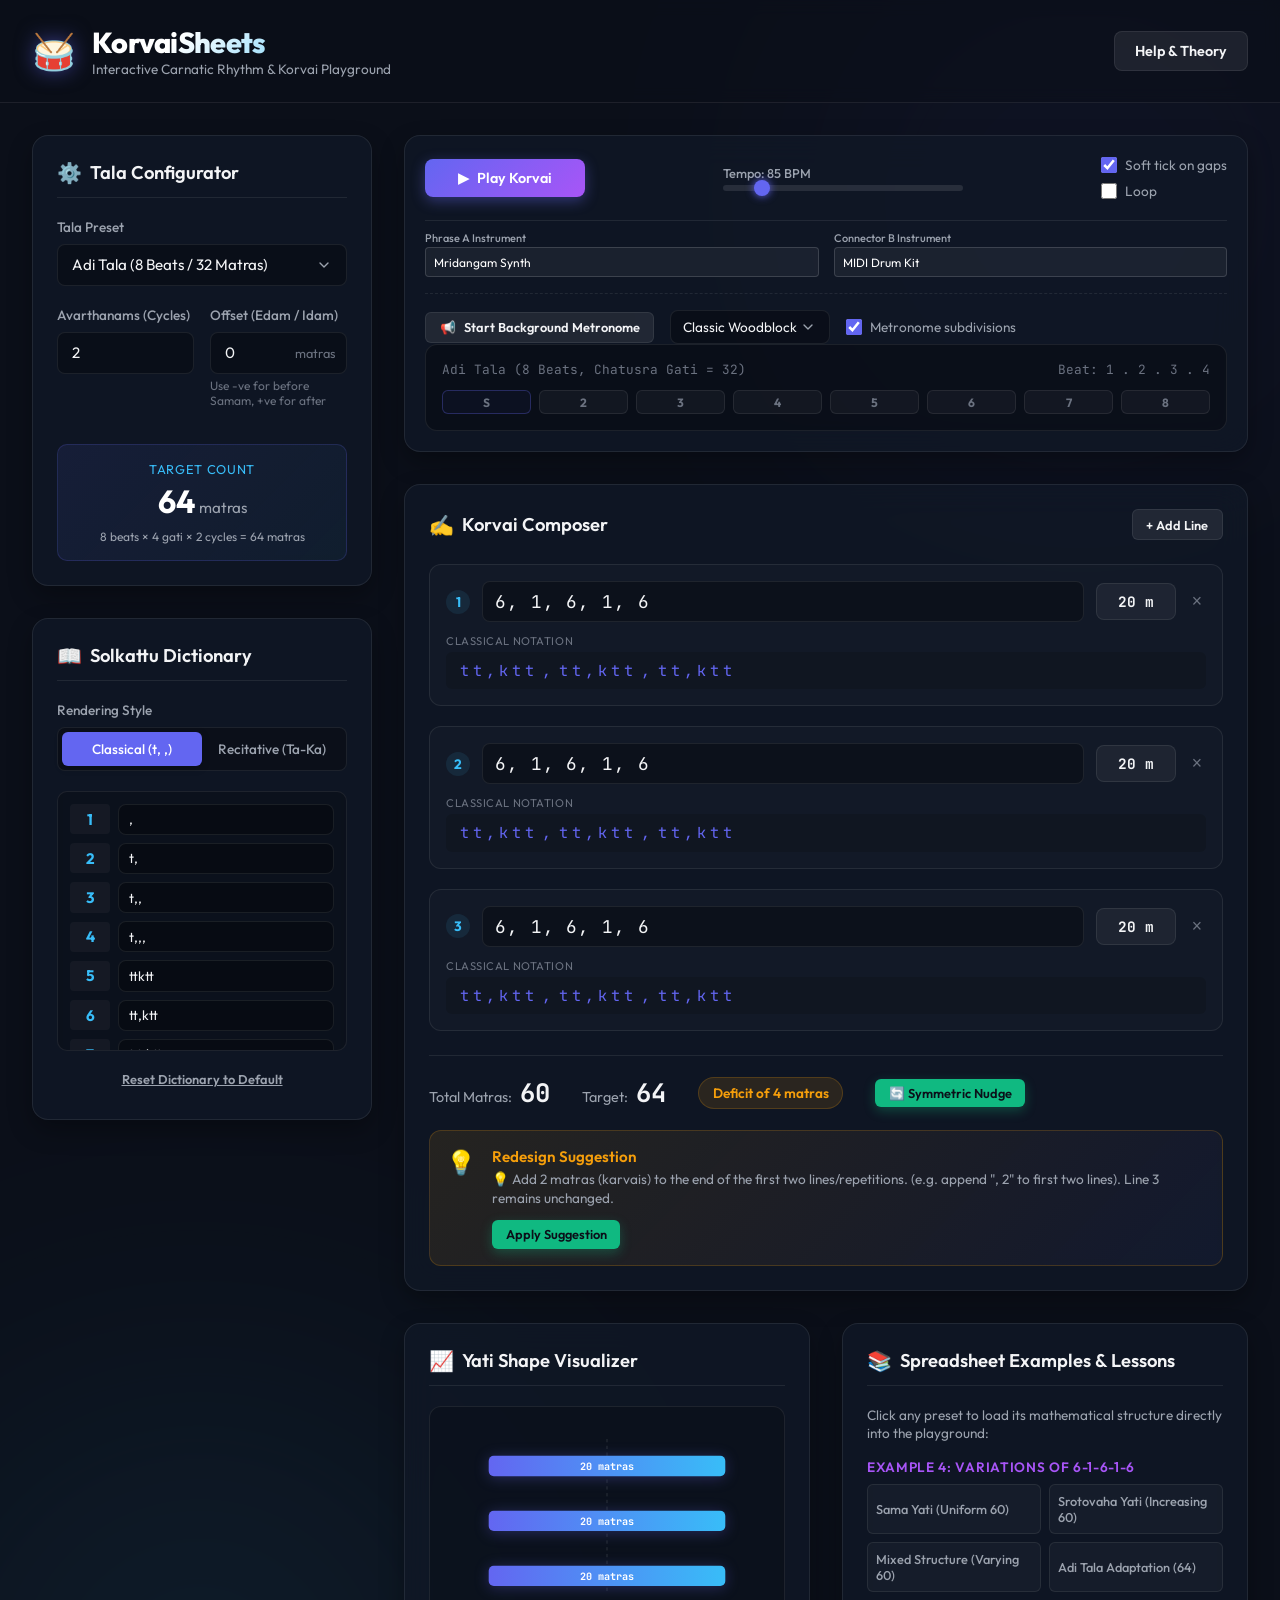
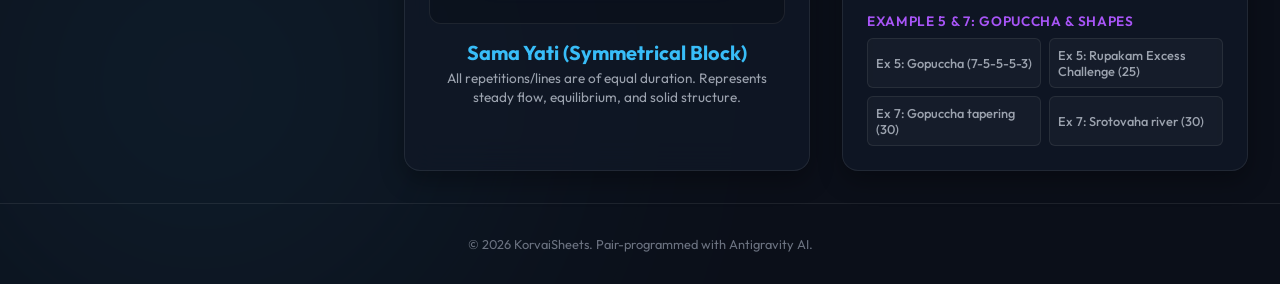
<file: index.html>
<!DOCTYPE html>
<html lang="en">
<head>
  <meta charset="UTF-8">
  <meta name="viewport" content="width=device-width, initial-scale=1.0">
  <title>KorvaiSheets — Interactive Carnatic Rhythm & Korvai Generator</title>
  <meta name="description" content="A powerful, visual, and student-friendly tool to calculate, design, and play Carnatic Korvais, Moras, and Yati patterns.">
  <link rel="preconnect" href="https://fonts.googleapis.com">
  <link rel="preconnect" href="https://fonts.gstatic.com" crossorigin>
  <link href="https://fonts.googleapis.com/css2?family=Outfit:wght@300;400;500;600;700;800&family=JetBrains+Mono:wght@400;500;700&display=swap" rel="stylesheet">
  <link rel="stylesheet" href="style.css">
</head>
<body>
  <div class="glow-container">
    <div class="glow-sphere glow-1"></div>
    <div class="glow-sphere glow-2"></div>
  </div>

  <header class="app-header">
    <div class="header-logo">
      <span class="logo-icon">🥁</span>
      <div class="logo-text">
        <h1>KorvaiSheets</h1>
        <p>Interactive Carnatic Rhythm & Korvai Playground</p>
      </div>
    </div>
    <div class="header-actions">
      <button id="help-btn" class="btn btn-secondary">Help & Theory</button>
    </div>
  </header>

  <main class="app-layout">
    <!-- LEFT SIDEBAR: Configuration & Dictionaries -->
    <section class="layout-sidebar">
      <!-- TALA CONFIGURATOR CARD -->
      <div class="card glass-card">
        <h2 class="card-title"><span class="card-icon">⚙️</span> Tala Configurator</h2>
        
        <div class="form-group">
          <label for="tala-select">Tala Preset</label>
          <select id="tala-select" class="form-control">
            <option value="adi">Adi Tala (8 Beats / 32 Matras)</option>
            <option value="rupakam">Rupakam Tala (3 Beats / 12 Matras)</option>
            <option value="khandachapu">Khanda Chapu (5 Matras)</option>
            <option value="misrachapu">Misra Chapu (7 Matras)</option>
            <option value="custom">Custom Tala...</option>
          </select>
        </div>

        <div id="custom-tala-fields" class="custom-fields hidden">
          <div class="form-row">
            <div class="form-group col">
              <label for="custom-beats">Beats (Aksharas)</label>
              <input type="number" id="custom-beats" class="form-control" min="1" max="32" value="8">
            </div>
            <div class="form-group col">
              <label for="custom-gati">Gati (Subdivisions)</label>
              <select id="custom-gati" class="form-control">
                <option value="3">Tisra (3)</option>
                <option value="4" selected>Chatusra (4)</option>
                <option value="5">Khanda (5)</option>
                <option value="7">Misra (7)</option>
                <option value="9">Sankeerna (9)</option>
              </select>
            </div>
          </div>
        </div>

        <div class="form-row">
          <div class="form-group col">
            <label for="target-cycles">Avarthanams (Cycles)</label>
            <input type="number" id="target-cycles" class="form-control" min="0.25" max="10" step="0.25" value="2">
          </div>
          <div class="form-group col">
            <label for="target-offset">Offset (Edam / Idam)</label>
            <div class="input-offset-group">
              <input type="number" id="target-offset" class="form-control" value="0">
              <span class="offset-label">matras</span>
            </div>
            <span class="field-help">Use -ve for before Samam, +ve for after</span>
          </div>
        </div>

        <div class="target-summary">
          <div class="summary-label">Target Count</div>
          <div class="summary-value"><span id="target-matras-display">64</span> <span class="unit">matras</span></div>
          <div class="summary-formula" id="target-formula-display">8 beats &times; 4 gati &times; 2 cycles = 64 matras</div>
        </div>
      </div>

      <!-- SYLLABLE DICTIONARY CARD -->
      <div class="card glass-card">
        <h2 class="card-title"><span class="card-icon">📖</span> Solkattu Dictionary</h2>
        
        <div class="form-group">
          <label>Rendering Style</label>
          <div class="toggle-group">
            <button id="style-notation-btn" class="toggle-btn active" data-style="notation">Classical (t, ,)</button>
            <button id="style-syllable-btn" class="toggle-btn" data-style="syllabic">Recitative (Ta-Ka)</button>
          </div>
        </div>

        <div class="dictionary-list" id="dict-mappings-container">
          <!-- Populated by JS -->
        </div>

        <button id="reset-dict-btn" class="btn btn-tertiary">Reset Dictionary to Default</button>
      </div>
    </section>

    <!-- RIGHT CONTENT: Editor, Visualization, Player -->
    <section class="layout-main">
      <!-- PLAYER CONTROLS CARD -->
      <div class="card glass-card player-card">
        <div class="player-top">
          <button id="play-btn" class="btn btn-primary btn-play">
            <span class="play-icon">▶</span> Play Korvai
          </button>
          <div class="tempo-control">
            <label for="bpm-slider">Tempo: <span id="bpm-val">85</span> BPM</label>
            <input type="range" id="bpm-slider" min="60" max="240" value="85" class="range-slider">
          </div>
          <div class="audio-settings">
            <div class="checkbox-group">
              <input type="checkbox" id="play-gaps-tick" checked>
              <label for="play-gaps-tick">Soft tick on gaps</label>
            </div>
            <div class="checkbox-group">
              <input type="checkbox" id="loop-korvai">
              <label for="loop-korvai">Loop</label>
            </div>
          </div>
        </div>
        
        <div class="instrument-settings" style="display: flex; gap: 15px; margin-top: 12px; padding-top: 10px; border-top: 1px solid rgba(255,255,255,0.08);">
          <div class="form-group" style="flex: 1; margin-bottom: 0;">
            <label for="inst-a-select" style="font-size: 11px; margin-bottom: 2px; color: var(--text-secondary);">Phrase A Instrument</label>
            <select id="inst-a-select" class="form-control form-control-sm" style="font-size: 12px; height: 30px; padding: 4px 8px; color: #fff; background: rgba(255,255,255,0.05); border: 1px solid rgba(255,255,255,0.15); border-radius: 4px; width: 100%;">
              <option value="mridangam" style="background: #222;" selected>Mridangam Synth</option>
              <option value="drumkit" style="background: #222;">MIDI Drum Kit</option>
            </select>
          </div>
          <div class="form-group" style="flex: 1; margin-bottom: 0;">
            <label for="inst-b-select" style="font-size: 11px; margin-bottom: 2px; color: var(--text-secondary);">Connector B Instrument</label>
            <select id="inst-b-select" class="form-control form-control-sm" style="font-size: 12px; height: 30px; padding: 4px 8px; color: #fff; background: rgba(255,255,255,0.05); border: 1px solid rgba(255,255,255,0.15); border-radius: 4px; width: 100%;">
              <option value="mridangam" style="background: #222;">Mridangam Synth</option>
              <option value="drumkit" style="background: #222;" selected>MIDI Drum Kit</option>
            </select>
          </div>
        </div>

        <!-- STANDALONE BACKGROUND METRONOME -->
        <div class="standalone-metronome">
          <div class="metronome-controls">
            <button id="metronome-toggle-btn" class="btn btn-secondary btn-sm">
              <span id="metronome-toggle-icon">📢</span> Start Background Metronome
            </button>
            <div class="control-group">
              <select id="metronome-sound-select" class="form-control form-control-sm">
                <option value="woodblock">Classic Woodblock</option>
                <option value="bell">High Bell</option>
                <option value="mridangam">Mridangam Clicks</option>
                <option value="beep">Electronic Beep</option>
              </select>
            </div>
            <div class="checkbox-group">
              <input type="checkbox" id="metronome-subdivisions" checked>
              <label for="metronome-subdivisions">Metronome subdivisions</label>
            </div>
          </div>
        </div>


        <!-- VISUAL METRONOME -->
        <div class="metronome-visualizer">
          <div class="metronome-header">
            <span id="tala-name-display">Adi Tala (Chatusra Gati)</span>
            <span id="metronome-counter">Beat: 1 . 2 . 3 . 4</span>
          </div>
          <div class="metronome-track" id="metronome-track">
            <!-- Beat nodes will be created here dynamically -->
          </div>
        </div>
      </div>

      <!-- KORVAI EDITOR CARD -->
      <div class="card glass-card editor-card">
        <div class="editor-header">
          <h2 class="card-title"><span class="card-icon">✍️</span> Korvai Composer</h2>
          <button id="add-line-btn" class="btn btn-secondary btn-sm">+ Add Line</button>
        </div>

        <div class="editor-lines" id="editor-lines-container">
          <!-- Dynamic lines inserted here -->
        </div>

        <div class="editor-footer">
          <div class="math-status">
            <div class="math-item">
              <span class="label">Total Matras:</span>
              <span class="value" id="total-korvai-matras">0</span>
            </div>
            <div class="math-item">
              <span class="label">Target:</span>
              <span class="value" id="math-target-val">64</span>
            </div>
            <div class="math-item status-badge" id="mismatch-badge">
              <span id="mismatch-text">Match!</span>
            </div>
            <button id="nudge-btn" class="btn btn-accent btn-sm hidden">🔄 Symmetric Nudge</button>
          </div>


          <!-- REDESIGN ASSISTANT -->
          <div id="redesign-suggestion-box" class="suggestion-box hidden">
            <div class="suggestion-icon">💡</div>
            <div class="suggestion-content">
              <h3>Redesign Suggestion</h3>
              <p id="suggestion-text">Add 2 matras (karvais) to the end of the first two repetitions to fit 64 matras.</p>
              <button id="apply-suggestion-btn" class="btn btn-accent btn-sm">Apply Suggestion</button>
            </div>
          </div>
        </div>
      </div>

      <!-- VISUALIZERS: Yati Shape -->
      <div class="grid-2col">
        <div class="card glass-card visualizer-card">
          <h2 class="card-title"><span class="card-icon">📈</span> Yati Shape Visualizer</h2>
          <div class="visualizer-content">
            <div class="svg-container">
              <svg id="yati-svg" viewBox="0 0 400 200" preserveAspectRatio="xMidYMid meet">
                <!-- SVG elements will be populated by JS -->
              </svg>
            </div>
            <div class="yati-info">
              <h3 id="yati-shape-name">Sama Yati</h3>
              <p id="yati-shape-desc">All lines are of equal length, creating a uniform block representation.</p>
            </div>
          </div>
        </div>

        <!-- PRESETS LIBRARY CARD -->
        <div class="card glass-card presets-card">
          <h2 class="card-title"><span class="card-icon">📚</span> Spreadsheet Examples & Lessons</h2>
          <p class="presets-intro">Click any preset to load its mathematical structure directly into the playground:</p>
          
          <div class="preset-categories">
            <div class="preset-category">
              <h4>Example 4: Variations of 6-1-6-1-6</h4>
              <div class="preset-buttons">
                <button class="btn btn-preset" data-preset="ex4-sama">Sama Yati (Uniform 60)</button>
                <button class="btn btn-preset" data-preset="ex4-sroto">Srotovaha Yati (Increasing 60)</button>
                <button class="btn btn-preset" data-preset="ex4-mixed">Mixed Structure (Varying 60)</button>
                <button class="btn btn-preset" data-preset="ex4-adi64">Adi Tala Adaptation (64)</button>
              </div>
            </div>

            <div class="preset-category">
              <h4>Example 5 & 7: Gopuccha & Shapes</h4>
              <div class="preset-buttons">
                <button class="btn btn-preset" data-preset="ex5-gopuccha">Ex 5: Gopuccha (7-5-5-5-3)</button>
                <button class="btn btn-preset" data-preset="ex5-rupakam">Ex 5: Rupakam Excess Challenge (25)</button>
                <button class="btn btn-preset" data-preset="ex7-gopuccha">Ex 7: Gopuccha tapering (30)</button>
                <button class="btn btn-preset" data-preset="ex7-river">Ex 7: Srotovaha river (30)</button>
              </div>
            </div>
          </div>
        </div>
      </div>
    </section>
  </main>

  <!-- HELP & THEORY MODAL -->
  <div id="help-modal" class="modal hidden">
    <div class="modal-content glass-card">
      <div class="modal-header">
        <h2>Understanding Carnatic Korvais & Yatis</h2>
        <span class="close-btn" id="close-modal-btn">&times;</span>
      </div>
      <div class="modal-body">
        <h3>What is a Korvai?</h3>
        <p>A <strong>Korvai</strong> is a structured rhythmic composition in Carnatic music. It consists of two main parts: the <strong>Purvangam</strong> (initial structured section) and the <strong>Uttaranga</strong> (resolving sequence, often repeated 3 times as a <em>tihai</em> or <em>arudi</em>).</p>
        
        <h3>How to Read numbers in KorvaiSheets</h3>
        <p>A Korvai is defined as a series of numbers. <strong>Positive numbers</strong> denote phrase lengths, while <strong>gaps (karvais)</strong> are represented by intervals. The app alternates between phrases and gaps:
        <ul>
          <li><code>6, 1, 6, 1, 6</code> means: phrase of 6, gap of 1, phrase of 6, gap of 1, phrase of 6. Total = 20 matras.</li>
          <li>In classical notation, this displays as <code>tt,ktt , tt,ktt , tt,ktt</code> where <code>,</code> represents a 1-matra gap.</li>
        </ul>
        </p>

        <h3>Yati Shapes</h3>
        <p>Yati refers to the structural envelope of a rhythmic phrase sequence:
          <ul>
            <li><strong>Sama Yati</strong>: Constant width (e.g., 6-6-6)</li>
            <li><strong>Srotovaha Yati</strong>: Widening like a river (e.g., 5-6-7 or 3-5-7)</li>
            <li><strong>Gopuccha Yati</strong>: Tapering like a cow's tail (e.g., 7-5-3)</li>
            <li><strong>Mridangam Yati</strong>: Wide center, narrow ends (e.g., 3-7-3)</li>
            <li><strong>Damaruka Yati</strong>: Narrow center, wide ends (e.g., 7-3-7)</li>
          </ul>
        </p>

        <h3>Math Alignment Challenge</h3>
        <p>A key skill for percussionists is adapting a korvai to fit the <em>Tala</em> cycle. For instance, in Adi Tala (32 matras in 1 cycle, 64 in 2 cycles), a korvai totalling 60 matras leaves a deficit of 4. We resolve this by adding 2 matras (karvais) to the end of the first two lines, making the final structure 22 + 22 + 20 = 64 matras!</p>
      </div>
    </div>
  </div>

  <footer class="app-footer">
    <p>&copy; 2026 KorvaiSheets. Pair-programmed with Antigravity AI.</p>
  </footer>

  <script src="app.js"></script>
</body>
</html>
</file>
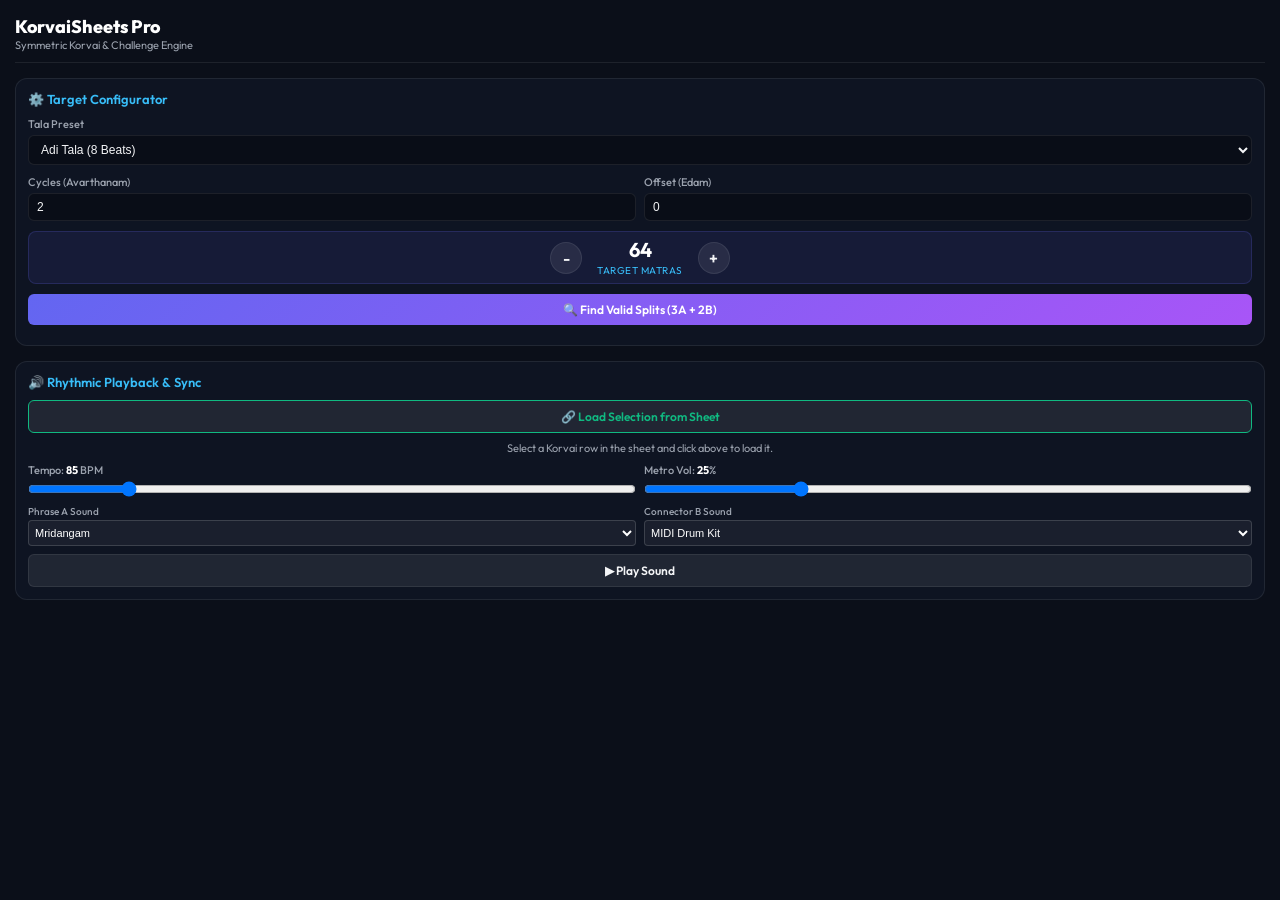
<file: Sidebar.html>
<!DOCTYPE html>
<html>
<head>
  <base target="_top">
  <link rel="preconnect" href="https://fonts.googleapis.com">
  <link rel="preconnect" href="https://fonts.gstatic.com" crossorigin>
  <link href="https://fonts.googleapis.com/css2?family=Outfit:wght@300;400;500;600;700;800&family=JetBrains+Mono:wght@400;500;700&display=swap" rel="stylesheet">
  <style>
    /* Sleek Dark Theme Design System */
    :root {
      --bg-primary: #0b0f19;
      --bg-card: rgba(17, 24, 39, 0.7);
      --border-color: rgba(255, 255, 255, 0.08);
      --text-primary: #f3f4f6;
      --text-secondary: #9ca3af;
      
      --accent-blue: #38bdf8;
      --accent-indigo: #6366f1;
      --accent-purple: #a855f7;
      --accent-emerald: #10b981;
      --accent-rose: #f43f5e;
      
      --font-main: 'Outfit', sans-serif;
      --font-mono: 'JetBrains Mono', monospace;
    }

    * {
      box-sizing: border-box;
      margin: 0;
      padding: 0;
    }

    body {
      font-family: var(--font-main);
      background-color: var(--bg-primary);
      color: var(--text-primary);
      padding: 15px;
      font-size: 14px;
      overflow-x: hidden;
      overflow-y: auto;
    }

    .header {
      margin-bottom: 15px;
      padding-bottom: 10px;
      border-bottom: 1px solid var(--border-color);
    }

    .header h1 {
      font-size: 18px;
      font-weight: 800;
      background: linear-gradient(135deg, #ffffff 30%, var(--accent-blue) 100%);
      -webkit-background-clip: text;
      -webkit-text-fill-color: transparent;
    }

    .header p {
      font-size: 11px;
      color: var(--text-secondary);
    }

    /* Cards */
    .card {
      background: var(--bg-card);
      border: 1px solid var(--border-color);
      border-radius: 12px;
      padding: 12px;
      margin-bottom: 15px;
    }

    .card-title {
      font-size: 13px;
      font-weight: 600;
      color: var(--accent-blue);
      margin-bottom: 10px;
      display: flex;
      align-items: center;
      gap: 5px;
    }

    /* Forms */
    .form-group {
      margin-bottom: 10px;
    }

    .form-group label {
      display: block;
      font-size: 11px;
      color: var(--text-secondary);
      margin-bottom: 4px;
      font-weight: 500;
    }

    .form-row {
      display: flex;
      gap: 8px;
    }

    .form-row .col {
      flex: 1;
      min-width: 0;
    }

    .form-control {
      width: 100%;
      background: rgba(0, 0, 0, 0.3);
      border: 1px solid var(--border-color);
      border-radius: 6px;
      color: var(--text-primary);
      padding: 6px 8px;
      font-size: 12px;
      outline: none;
    }

    .form-control:focus {
      border-color: var(--accent-indigo);
    }

    select.form-control {
      cursor: pointer;
    }

    /* Buttons */
    .btn {
      width: 100%;
      padding: 8px;
      border-radius: 6px;
      border: none;
      font-family: inherit;
      font-size: 12px;
      font-weight: 600;
      cursor: pointer;
      display: flex;
      align-items: center;
      justify-content: center;
      gap: 5px;
      transition: all 0.2s;
    }

    .btn-primary {
      background: linear-gradient(135deg, var(--accent-indigo) 0%, var(--accent-purple) 100%);
      color: #fff;
      margin-bottom: 8px;
    }

    .btn-primary:hover {
      opacity: 0.9;
    }

    .btn-secondary {
      background-color: rgba(255, 255, 255, 0.08);
      color: var(--text-primary);
      border: 1px solid var(--border-color);
      margin-bottom: 8px;
    }

    .btn-secondary:hover {
      background-color: rgba(255, 255, 255, 0.15);
    }

    .btn-accent {
      background-color: var(--accent-emerald);
      color: #0b0f19;
      margin-bottom: 8px;
    }

    .btn-accent:hover {
      opacity: 0.9;
    }

    /* Target Readout */
    .target-box {
      background: rgba(99, 102, 241, 0.1);
      border: 1px solid rgba(99, 102, 241, 0.2);
      border-radius: 8px;
      padding: 8px;
      text-align: center;
      margin-bottom: 10px;
    }

    .target-box .val {
      font-size: 20px;
      font-weight: 700;
      color: #fff;
    }

    .target-box .label {
      font-size: 10px;
      color: var(--accent-blue);
      text-transform: uppercase;
      letter-spacing: 0.05em;
    }

    /* Output Displays */
    .output-section {
      background: rgba(0, 0, 0, 0.25);
      border-radius: 8px;
      padding: 8px;
      font-family: var(--font-mono);
      font-size: 11px;
      border: 1px solid var(--border-color);
      margin-top: 8px;
    }

    .output-label {
      font-family: var(--font-main);
      font-size: 10px;
      color: var(--text-secondary);
      text-transform: uppercase;
      margin-bottom: 3px;
    }

    .output-val {
      color: var(--accent-indigo);
      word-wrap: break-word;
      white-space: pre-wrap;
    }

    .output-notation {
      color: var(--accent-blue);
      font-weight: bold;
    }

    .hidden {
      display: none !important;
    }

    .splits-list {
      max-height: 120px;
      overflow-y: auto;
      border: 1px solid var(--border-color);
      border-radius: 6px;
      background: rgba(0, 0, 0, 0.2);
      padding: 4px;
    }

    .split-item {
      padding: 6px;
      font-size: 11px;
      border-radius: 4px;
      cursor: pointer;
      display: flex;
      justify-content: space-between;
      color: var(--text-secondary);
      transition: background 0.15s;
    }

    .split-item:hover {
      background: rgba(255, 255, 255, 0.05);
      color: #fff;
    }

    .split-item.selected {
      background: var(--accent-indigo);
      color: #fff;
    }
  </style>
</head>
<body>
  <div class="header">
    <h1>KorvaiSheets Pro</h1>
    <p>Symmetric Korvai & Challenge Engine</p>
  </div>

  <!-- TALA TARGET CONFIG -->
  <div class="card">
    <div class="card-title">⚙️ Target Configurator</div>
    
    <div class="form-group">
      <label for="tala-preset">Tala Preset</label>
      <select id="tala-preset" class="form-control" onchange="onTalaChange()">
        <option value="adi">Adi Tala (8 Beats)</option>
        <option value="rupakam">Rupakam (3 Beats)</option>
        <option value="khanda">Khanda Chapu (5 Matras)</option>
        <option value="misra">Misra Chapu (7 Matras)</option>
        <option value="custom">Custom...</option>
      </select>
    </div>

    <div id="custom-fields" class="hidden">
      <div class="form-row form-group">
        <div class="col">
          <label for="beats">Beats</label>
          <input type="number" id="beats" class="form-control" value="8" min="1" max="32" oninput="recalcTarget()">
        </div>
        <div class="col">
          <label for="gati">Gati</label>
          <select id="gati" class="form-control" onchange="recalcTarget()">
            <option value="3">Tisram (3)</option>
            <option value="4" selected>Chatusram (4)</option>
            <option value="5">Khandam (5)</option>
            <option value="7">Misram (7)</option>
          </select>
        </div>
      </div>
    </div>

    <div class="form-row form-group">
      <div class="col">
        <label for="cycles">Cycles (Avarthanam)</label>
        <input type="number" id="cycles" class="form-control" value="2" min="0.25" max="10" step="0.25" oninput="recalcTarget()">
      </div>
      <div class="col">
        <label for="offset">Offset (Edam)</label>
        <input type="number" id="offset" class="form-control" value="0" oninput="recalcTarget()">
      </div>
    </div>

    <div class="target-box" style="display: flex; align-items: center; justify-content: center; gap: 15px; padding: 6px 12px;">
      <button class="btn btn-secondary" onclick="nudgeTarget(-1)" style="width: 32px; height: 32px; padding: 0; border-radius: 50%; font-size: 16px; margin: 0; line-height: 1; display: flex; align-items: center; justify-content: center;">-</button>
      <div>
        <div id="target-value" class="val" style="line-height: 1.2;">64</div>
        <div class="label" style="margin-top: 2px;">Target Matras</div>
      </div>
      <button class="btn btn-secondary" onclick="nudgeTarget(1)" style="width: 32px; height: 32px; padding: 0; border-radius: 50%; font-size: 16px; margin: 0; line-height: 1; display: flex; align-items: center; justify-content: center;">+</button>
    </div>

    <button class="btn btn-primary" onclick="loadSplits()">🔍 Find Valid Splits (3A + 2B)</button>
  </div>

  <!-- RHYTHMIC PLAYBACK & SYNC (Always Visible) -->
  <div class="card">
    <div class="card-title">🔊 Rhythmic Playback & Sync</div>
    
    <button class="btn btn-secondary" onclick="syncActiveRow()" style="margin-bottom: 8px; border-color: var(--accent-emerald); color: var(--accent-emerald);">
      🔗 Load Selection from Sheet
    </button>
    <div id="sync-info" style="font-size: 11px; color: var(--text-secondary); text-align: center; margin-bottom: 8px;">
      Select a Korvai row in the sheet and click above to load it.
    </div>

    <div class="form-row form-group" style="margin-bottom: 8px;">
      <div class="col" style="flex: 1;">
        <label for="sidebar-bpm" style="margin-bottom: 2px;">Tempo: <span id="sidebar-bpm-val" style="font-weight:bold; color: #fff;">85</span> BPM</label>
        <input type="range" id="sidebar-bpm" min="60" max="220" value="85" class="form-control" style="padding:0; height:8px;" oninput="onBpmChange()">
      </div>
      <div class="col" style="flex: 1;">
        <label for="metro-vol" style="margin-bottom: 2px;">Metro Vol: <span id="metro-vol-val" style="font-weight:bold; color: #fff;">25</span>%</label>
        <input type="range" id="metro-vol" min="0" max="100" value="25" class="form-control" style="padding:0; height:8px;" oninput="onMetroVolChange()">
      </div>
    </div>

    <div class="form-row form-group" style="margin-bottom: 8px;">
      <div class="col" style="flex: 1;">
        <label for="inst-a" style="margin-bottom: 2px; font-size: 10px;">Phrase A Sound</label>
        <select id="inst-a" class="form-control" style="height: 26px; padding: 2px; font-size: 11px; color: #fff; background: rgba(255,255,255,0.05); border: 1px solid rgba(255,255,255,0.15); border-radius: 4px;">
          <option value="mridangam" style="background: #222;" selected>Mridangam</option>
          <option value="drumkit" style="background: #222;">MIDI Drum Kit</option>
        </select>
      </div>
      <div class="col" style="flex: 1;">
        <label for="inst-b" style="margin-bottom: 2px; font-size: 10px;">Connector B Sound</label>
        <select id="inst-b" class="form-control" style="height: 26px; padding: 2px; font-size: 11px; color: #fff; background: rgba(255,255,255,0.05); border: 1px solid rgba(255,255,255,0.15); border-radius: 4px;">
          <option value="mridangam" style="background: #222;">Mridangam</option>
          <option value="drumkit" style="background: #222;" selected>MIDI Drum Kit</option>
        </select>
      </div>
    </div>

    <button id="sidebar-play-btn" class="btn btn-secondary" onclick="toggleAudio()" style="margin-bottom:0;">
      ▶ Play Sound
    </button>
  </div>

  <!-- VALID SPLITS SELECTOR -->
  <div class="card hidden" id="splits-card">
    <div class="card-title">🧩 Symmetric Splits (A & B Sizes)</div>
    <div class="splits-list" id="splits-list-container">
      <p style="font-size: 11px; color: var(--text-secondary); text-align: center; padding: 10px;">Click search above to list splits</p>
    </div>
  </div>

  <!-- SOLKATTU SYLLABLES DISPLAY -->
  <div id="generator-card" class="card hidden">
    <div class="card-title">🥁 Solkattu Generator</div>
    
    <button class="btn btn-secondary" onclick="generateSyllables()">🎲 Generate Random Syllables</button>
    
    <div class="output-section">
      <div class="output-label">Phrase A Syllables</div>
      <div id="phrase-syl" class="output-val">...</div>
      <div class="output-label" style="margin-top:5px;">Phrase A Notation</div>
      <div id="phrase-notation" class="output-val output-notation">...</div>
    </div>

    <div class="output-section">
      <div class="output-label">Connector B Syllables</div>
      <div id="connector-syl" class="output-val">...</div>
      <div class="output-label" style="margin-top:5px;">Connector B Notation</div>
      <div id="connector-notation" class="output-val output-notation">...</div>
    </div>

    <div style="margin-top: 12px; display: flex; flex-direction: column; gap: 8px;">
      <button class="btn btn-accent" onclick="insertToRow()">📥 Insert Into Selected Row</button>
      <button class="btn btn-secondary" style="border-color: var(--accent-purple); color: var(--accent-purple);" onclick="createChallenge()">💡 Append Challenge to Sheet</button>
    </div>
  </div>

  <script>
    var currentTarget = 64;
    var validSplits = [];
    var selectedSplitIdx = -1;
    var lastGenerated = null;

    // Web Audio Synthesizer variables
    var audioCtx = null;
    var isPlaying = false;
    var nextMatraTime = 0;
    var bpm = 85;
    var metroVolume = 0.25;
    var schedulerTimerId = null;
    var flatEvents = [];
    var currentEventIdx = 0;
    var metronomeStep = 0;

    // Triggered on page load
    recalcTarget();

    function onTalaChange() {
      var preset = document.getElementById('tala-preset').value;
      var customFields = document.getElementById('custom-fields');
      if (preset === 'custom') {
        customFields.classList.remove('hidden');
      } else {
        customFields.classList.add('hidden');
      }
      recalcTarget();
    }

    function recalcTarget() {
      var preset = document.getElementById('tala-preset').value;
      var beats = 8;
      var gati = 4;
      if (preset === 'adi') {
        beats = 8; gati = 4;
      } else if (preset === 'rupakam') {
        beats = 3; gati = 4;
      } else if (preset === 'khanda') {
        beats = 5; gati = 1;
      } else if (preset === 'misra') {
        beats = 7; gati = 1;
      } else {
        beats = parseInt(document.getElementById('beats').value) || 8;
        gati = parseInt(document.getElementById('gati').value) || 4;
      }

      var cycles = parseFloat(document.getElementById('cycles').value) || 1;
      var offset = parseInt(document.getElementById('offset').value) || 0;

      currentTarget = (beats * gati * cycles) + offset;
      document.getElementById('target-value').textContent = currentTarget;
      
      // Hide output displays when inputs change
      document.getElementById('splits-card').classList.add('hidden');
      document.getElementById('generator-card').classList.add('hidden');
      stopAudio();
    }

    function nudgeTarget(amount) {
      currentTarget = Math.max(1, currentTarget + amount);
      document.getElementById('target-value').textContent = currentTarget;
      
      // Hide output displays when inputs change
      document.getElementById('splits-card').classList.add('hidden');
      document.getElementById('generator-card').classList.add('hidden');
      stopAudio();
    }

    function loadSplits() {
      // Do NOT call recalcTarget() here as it resets our manually nudged value
      var container = document.getElementById('splits-list-container');
      container.innerHTML = '<p style="font-size: 11px; color: var(--text-secondary); text-align: center; padding: 10px;">Searching...</p>';
      document.getElementById('splits-card').classList.remove('hidden');
      
      google.script.run
        .withSuccessHandler(function(json) {
          validSplits = JSON.parse(json);
          renderSplits();
        })
        .withFailureHandler(function(err) {
          container.innerHTML = '<p style="font-size: 11px; color: var(--accent-rose); text-align: center; padding: 10px;">Error: ' + err.message + '</p>';
        })
        .getValidSplits(currentTarget);
    }

    function findAsymmetricProgression(target) {
      for (var dA = -3; dA <= 3; dA++) {
        for (var dB = -3; dB <= 3; dB++) {
          if (dA === 0 && dB === 0) continue;
          
          var rem = target - (3 * dA) - dB;
          if (rem < 5) continue;
          
          for (var A = 1; A <= Math.floor(rem / 3); A++) {
            var remB = rem - (3 * A);
            if (remB >= 2 && remB % 2 === 0) {
              var B = remB / 2;
              
              var A1 = A;
              var A2 = A + dA;
              var A3 = A + 2 * dA;
              var B1 = B;
              var B2 = B + dB;
              
              if (A1 >= 1 && A2 >= 1 && A3 >= 1 && B1 >= 1 && B2 >= 1) {
                return {
                  A1: A1, A2: A2, A3: A3,
                  B1: B1, B2: B2,
                  dA: dA, dB: dB
                };
              }
            }
          }
        }
      }
      return null;
    }

    function renderSplits() {
      var container = document.getElementById('splits-list-container');
      container.innerHTML = '';
      
      if (validSplits.length === 0) {
        var msg = 'Not possible to create a 3A + 2B pattern from ' + currentTarget + ' target matras.';
        var prog = findAsymmetricProgression(currentTarget);
        
        if (prog) {
          msg += '<br/><br/><span style="color: var(--accent-blue);">Suggestion:</span><br/>How about an <b>A + B + A\' + B\' + A\'\'</b> progressive pattern?<br/>' +
                 'Where:<br/>' +
                 '• Phrase A = <b>' + prog.A1 + '</b><br/>' +
                 '• Connector B = <b>' + prog.B1 + '</b><br/>' +
                 '• Phrase A\' = <b>' + prog.A2 + '</b> (A ' + (prog.dA >= 0 ? '+' : '-') + ' ' + Math.abs(prog.dA) + ')<br/>' +
                 '• Connector B\' = <b>' + prog.B2 + '</b> (B ' + (prog.dB >= 0 ? '+' : '-') + ' ' + Math.abs(prog.dB) + ')<br/>' +
                 '• Phrase A\'\' = <b>' + prog.A3 + '</b> (A\' ' + (prog.dA >= 0 ? '+' : '-') + ' ' + Math.abs(prog.dA) + ')<br/>' +
                 'Total: ' + prog.A1 + ' + ' + prog.B1 + ' + ' + prog.A2 + ' + ' + prog.B2 + ' + ' + prog.A3 + ' = <b>' + currentTarget + '</b> matras.';
        } else {
          msg += '<br/><br/>(Minimum required count for any progressive 5-phrase pattern is 5 matras.)';
        }
        
        container.innerHTML = '<div style="font-size: 11px; color: var(--accent-rose); padding: 10px; line-height: 1.4;">' + msg + '</div>';
        document.getElementById('generator-card').classList.add('hidden');
        return;
      }
      
      selectedSplitIdx = -1;
      
      validSplits.forEach(function(item, idx) {
        var el = document.createElement('div');
        el.className = 'split-item';
        el.innerHTML = '<span>Phrase A: <b>' + item.p + '</b></span> <span>Connector B: <b>' + item.c + '</b></span>';
        el.onclick = function() {
          selectSplit(idx, el);
        };
        container.appendChild(el);
      });
    }

    function selectSplit(idx, element) {
      document.querySelectorAll('.split-item').forEach(function(el) {
        el.classList.remove('selected');
      });
      element.classList.add('selected');
      selectedSplitIdx = idx;
      
      // Show generator card
      document.getElementById('generator-card').classList.remove('hidden');
      
      // Clear previous outputs
      document.getElementById('phrase-syl').textContent = '...';
      document.getElementById('phrase-notation').textContent = '...';
      document.getElementById('connector-syl').textContent = '...';
      document.getElementById('connector-notation').textContent = '...';
      lastGenerated = null;
      stopAudio();
    }

    function generateSyllables() {
      if (selectedSplitIdx === -1) return;
      var split = validSplits[selectedSplitIdx];
      
      document.getElementById('phrase-syl').textContent = 'Generating...';
      document.getElementById('connector-syl').textContent = 'Generating...';
      stopAudio();
      
      google.script.run
        .withSuccessHandler(function(json) {
          var res = JSON.parse(json);
          lastGenerated = res;
          document.getElementById('phrase-syl').textContent = res.phrase;
          document.getElementById('phrase-notation').textContent = res.phraseNotation;
          document.getElementById('connector-syl').textContent = res.connector;
          document.getElementById('connector-notation').textContent = res.connectorNotation;
          
          // Pre-flatten the newly generated events
          flattenSidebarEvents();
        })
        .generateSyllables(split.p, split.c);
    }

    function insertToRow() {
      if (!lastGenerated || selectedSplitIdx === -1) return;
      var split = validSplits[selectedSplitIdx];
      
      google.script.run
        .withSuccessHandler(function() {
          google.script.host.editor.focus();
        })
        .writeKorvaiToRow(split.p, split.c, lastGenerated.phraseNotation, lastGenerated.connectorNotation);
    }

    function createChallenge() {
      if (selectedSplitIdx === -1) return;
      var split = validSplits[selectedSplitIdx];
      var preset = document.getElementById('tala-preset').value;
      var talaName = preset === 'custom' ? 'Custom' : document.getElementById('tala-preset').options[document.getElementById('tala-preset').selectedIndex].text.split(' ')[0];
      
      google.script.run
        .withSuccessHandler(function() {
          google.script.host.editor.focus();
        })
        .insertChallengeFromSidebar(talaName, currentTarget, split.p, split.c);
    }

    function syncActiveRow() {
      var syncInfo = document.getElementById('sync-info');
      syncInfo.innerHTML = '<span style="color: var(--accent-blue);">Syncing...</span>';
      stopAudio();
      
      google.script.run
        .withSuccessHandler(function(json) {
          var res = JSON.parse(json);
          
          if (!res.phraseNotation && !res.phrase) {
            syncInfo.innerHTML = '<span style="color: var(--accent-rose);">Selected row is empty or not formatted.</span>';
            return;
          }
          
          lastGenerated = {
            phrase: res.phrase,
            connector: res.connector,
            phraseNotation: res.phraseNotation,
            connectorNotation: res.connectorNotation
          };
          
          // Populate UI displays
          document.getElementById('phrase-syl').textContent = res.phrase || "(Empty)";
          document.getElementById('phrase-notation').textContent = res.phraseNotation || "(Empty)";
          document.getElementById('connector-syl').textContent = res.connector || "(Empty)";
          document.getElementById('connector-notation').textContent = res.connectorNotation || "(Empty)";
          
          // Show the generator card so they can play it
          document.getElementById('generator-card').classList.remove('hidden');
          
          // Pre-flatten the events
          flattenSidebarEvents();
          
          syncInfo.innerHTML = '<span style="color: var(--accent-emerald);">Synced Row ' + res.row + ' (A: ' + res.p + ', B: ' + res.c + ')</span>';
        })
        .withFailureHandler(function(err) {
          syncInfo.innerHTML = '<span style="color: var(--accent-rose);">Error: ' + err.message + '</span>';
        })
        .readSelectedRow();
    }

    // BPM change callback
    function onBpmChange() {
      bpm = parseInt(document.getElementById('sidebar-bpm').value);
      document.getElementById('sidebar-bpm-val').textContent = bpm;
    }

    // Metronome volume change callback
    function onMetroVolChange() {
      metroVolume = parseInt(document.getElementById('metro-vol').value) / 100;
      document.getElementById('metro-vol-val').textContent = Math.round(metroVolume * 100);
    }

    // AUDIO PARSING & PLAYBACK
    function parseTokensToSlots(toksStr) {
      if (!toksStr) return [];
      // Ensure commas and semicolons are separated by spaces so they are not skipped, and clean hyphens
      var spacedStr = toksStr.toString().replace(/-/g, ' ').replace(/,/g, ' , ').replace(/;/g, ' ; ');
      var tokens = spacedStr.split(/\s+/).filter(Boolean);
      var slots = [];
      var longSyllables = ["taam", "dheem", "naam", "thaam", "thoom", "toom", "daam", "deem", "jhem", "jem"];
      
      for (var i = 0; i < tokens.length; i++) {
        var tok = tokens[i].trim().toLowerCase();
        if (!tok) continue;
        
        if (tok === ',' || tok === 'rest') {
          slots.push({ type: 'gap' });
        } else if (tok === ';') {
          slots.push({ type: 'gap' });
          slots.push({ type: 'continuation' });
        } else if (longSyllables.indexOf(tok) !== -1) {
          slots.push({ type: 'stroke', syllable: tok, duration: 2 });
          slots.push({ type: 'continuation' });
        } else {
          slots.push({ type: 'stroke', syllable: tok, duration: 1 });
        }
      }
      return slots;
    }

    function flattenSidebarEvents() {
      if (!lastGenerated) return;
      
      var pSlots = parseTokensToSlots(lastGenerated.phrase);
      var cSlots = parseTokensToSlots(lastGenerated.connector);
      
      pSlots.forEach(function(s) { s.part = 'A'; });
      cSlots.forEach(function(s) { s.part = 'B'; });
      
      // Structure: A B A B A
      flatEvents = [];
      flatEvents = flatEvents.concat(pSlots); // A1
      flatEvents = flatEvents.concat(cSlots); // B1
      flatEvents = flatEvents.concat(pSlots); // A2
      flatEvents = flatEvents.concat(cSlots); // B2
      flatEvents = flatEvents.concat(pSlots); // A3
    }

    function toggleAudio() {
      if (isPlaying) {
        stopAudio();
      } else {
        if (!lastGenerated || flatEvents.length === 0) {
          alert("No Korvai loaded! Please click 'Load Selection from Sheet' or generate a split to play.");
          return;
        }
        startAudio();
      }
    }

    function initAudioContext() {
      try {
        if (!audioCtx) {
          audioCtx = new (window.AudioContext || window.webkitAudioContext)();
        }
        if (audioCtx.state === 'suspended') {
          audioCtx.resume();
        }
      } catch (e) {
        console.error("AudioContext initialization failed:", e);
        alert("Audio renderer failed to initialize: " + e.message + "\n\nPlease ensure your browser allows audio playback and that you are using a modern browser like Chrome.");
      }
    }

    function startAudio() {
      if (!lastGenerated || flatEvents.length === 0) return;
      initAudioContext();
      
      isPlaying = true;
      currentEventIdx = 0;
      metronomeStep = 0;
      nextMatraTime = audioCtx.currentTime + 0.1;
      
      document.getElementById('sidebar-play-btn').innerHTML = '■ Stop Sound';
      document.getElementById('sidebar-play-btn').classList.add('playing');
      
      schedulerLoop();
    }

    function stopAudio() {
      isPlaying = false;
      clearTimeout(schedulerTimerId);
      schedulerTimerId = null;
      
      if (window.speechSynthesis) {
        window.speechSynthesis.cancel();
      }
      
      var playBtn = document.getElementById('sidebar-play-btn');
      if (playBtn) {
        playBtn.innerHTML = '▶ Play Sound';
        playBtn.classList.remove('playing');
      }
    }

    function schedulerLoop() {
      if (!isPlaying) return;
      
      while (nextMatraTime < audioCtx.currentTime + 0.1) {
        scheduleNextEvent(nextMatraTime);
        
        // Duration of 1 matra subdivision conformed to Gati
        var preset = document.getElementById('tala-preset').value;
        var gati = 4;
        if (preset === 'adi' || preset === 'rupakam') gati = 4;
        else if (preset === 'khanda') gati = 1;
        else if (preset === 'misra') gati = 1;
        else gati = parseInt(document.getElementById('gati').value) || 4;
        
        var secondsPerBeat = 60.0 / bpm;
        var matraDuration = secondsPerBeat / gati;
        
        nextMatraTime += matraDuration;
      }
      
      schedulerTimerId = setTimeout(schedulerLoop, 25.0);
    }

    function scheduleNextEvent(time) {
      var preset = document.getElementById('tala-preset').value;
      var beats = 8;
      var gati = 4;
      if (preset === 'adi') {
        beats = 8; gati = 4;
      } else if (preset === 'rupakam') {
        beats = 3; gati = 4;
      } else if (preset === 'khanda') {
        beats = 5; gati = 1;
      } else if (preset === 'misra') {
        beats = 7; gati = 1;
      } else {
        beats = parseInt(document.getElementById('beats').value) || 8;
        gati = parseInt(document.getElementById('gati').value) || 4;
      }
      
      var cycleMatras = beats * gati;
      var talaMatraIndex = metronomeStep % cycleMatras;
      var isMainBeat = (talaMatraIndex % gati === 0);
      
      // Play Tala click conformed to metronome
      if (isMainBeat) {
        playMetronomeClick(time, (talaMatraIndex === 0));
      } else if (gati > 1) {
        playSubdivisionTick(time);
      }
      
      // Soft chime at the end of every tala cycle (start of next cycle)
      if (metronomeStep > 0 && talaMatraIndex === 0) {
        playChime(time, 1200, 0.05);
      }
      
      // Play Korvai stroke
      var event = flatEvents[currentEventIdx];
      if (event) {
        var instrument = 'mridangam';
        if (event.part === 'A') {
          instrument = document.getElementById('inst-a').value;
        } else if (event.part === 'B') {
          instrument = document.getElementById('inst-b').value;
        }

        if (event.type === 'stroke') {
          if (instrument === 'mridangam') {
            playMridangamStroke(time, event.syllable);
          } else if (instrument === 'drumkit') {
            playMidiDrumStroke(time, event.syllable);
          }
        } else if (event.type === 'gap') {
          if (instrument !== 'drumkit') {
            playGapTick(time);
          }
        }
      }
      
      metronomeStep++;
      currentEventIdx++;
      
      // Stop when we reach the end of the Korvai
      if (currentEventIdx >= flatEvents.length) {
        var secondsPerBeat = 60.0 / bpm;
        var matraDuration = secondsPerBeat / gati;
        playChime(time + matraDuration, 1800, 0.15); // End of korvai chime
        
        var stopTime = nextMatraTime;
        setTimeout(function() {
          if (isPlaying && currentEventIdx >= flatEvents.length) {
            stopAudio();
          }
        }, (stopTime - audioCtx.currentTime) * 1000);
      }
    }

    // AUDIO SYNTH FUNCTIONS
    function playChime(time, freq, volume) {
      if (!audioCtx) return;
      var osc = audioCtx.createOscillator();
      var gain = audioCtx.createGain();
      osc.connect(gain);
      gain.connect(audioCtx.destination);
      
      osc.type = 'sine';
      osc.frequency.setValueAtTime(freq || 1500, time);
      gain.gain.setValueAtTime(volume || 0.1, time);
      gain.gain.exponentialRampToValueAtTime(0.001, time + 0.4);
      
      osc.start(time);
      osc.stop(time + 0.5);
    }

    function playMetronomeClick(time, isSamam) {
      var osc = audioCtx.createOscillator();
      var gain = audioCtx.createGain();
      osc.connect(gain);
      gain.connect(audioCtx.destination);
      
      var freq = isSamam ? 1000 : 800;
      var duration = 0.03;
      var volume = (isSamam ? 0.25 : 0.15) * metroVolume;
      
      osc.frequency.setValueAtTime(freq, time);
      gain.gain.setValueAtTime(volume, time);
      gain.gain.exponentialRampToValueAtTime(0.001, time + duration);
      
      osc.start(time);
      osc.stop(time + duration);
    }

    function playSubdivisionTick(time) {
      var osc = audioCtx.createOscillator();
      var gain = audioCtx.createGain();
      osc.connect(gain);
      gain.connect(audioCtx.destination);
      
      osc.frequency.setValueAtTime(1400, time);
      var volume = 0.02 * metroVolume;
      gain.gain.setValueAtTime(volume, time);
      gain.gain.exponentialRampToValueAtTime(0.001, time + 0.015);
      
      osc.start(time);
      osc.stop(time + 0.02);
    }

    function playMridangamStroke(time, syllable) {
      var osc = audioCtx.createOscillator();
      var gain = audioCtx.createGain();
      osc.connect(gain);
      gain.connect(audioCtx.destination);
      
      var cleanSyl = syllable.toLowerCase().trim();
      if (cleanSyl === "," || cleanSyl === ";" || cleanSyl === "rest" || !cleanSyl) {
        return;
      }
      var startFreq = 380;
      var endFreq = 180;
      var duration = 0.08;
      var volume = 0.4;
      
      var trebleLong = ["taam", "thaam", "thoom", "toom", "jhem", "jem"];
      var bassLong = ["dheem", "naam", "daam", "deem"];
      
      if (trebleLong.indexOf(cleanSyl) !== -1) {
        // Long open treble stroke
        startFreq = 440;
        endFreq = 440;
        duration = 0.35;
        volume = 0.4;
        
        var ringOsc = audioCtx.createOscillator();
        var ringGain = audioCtx.createGain();
        ringOsc.connect(ringGain);
        ringGain.connect(audioCtx.destination);
        ringOsc.frequency.setValueAtTime(880, time);
        ringGain.gain.setValueAtTime(0.15, time);
        ringGain.gain.exponentialRampToValueAtTime(0.001, time + 0.12);
        ringOsc.start(time);
        ringOsc.stop(time + 0.15);
      } else if (bassLong.indexOf(cleanSyl) !== -1) {
        // Long open bass stroke
        startFreq = 160;
        endFreq = 110;
        duration = 0.4;
        volume = 0.5;
        
        var subOsc = audioCtx.createOscillator();
        var subGain = audioCtx.createGain();
        subOsc.connect(subGain);
        subGain.connect(audioCtx.destination);
        subOsc.frequency.setValueAtTime(80, time);
        subOsc.frequency.exponentialRampToValueAtTime(55, time + 0.35);
        subGain.gain.setValueAtTime(0.35, time);
        subGain.gain.exponentialRampToValueAtTime(0.001, time + 0.35);
        subOsc.start(time);
        subOsc.stop(time + 0.4);
      } else if (["t", "ta", "tha", "te"].indexOf(cleanSyl) !== -1) {
        startFreq = 650;
        endFreq = 350;
        duration = 0.06;
        volume = 0.35;
      } else if (["k", "ki", "ka", "ke"].indexOf(cleanSyl) !== -1) {
        startFreq = 480;
        endFreq = 260;
        duration = 0.05;
        volume = 0.25;
      } else if (["d", "dhi", "g", "n", "na", "num"].indexOf(cleanSyl) !== -1) {
        startFreq = 195;
        endFreq = 120;
        duration = 0.14;
        volume = 0.5;
        
        var subOsc = audioCtx.createOscillator();
        var subGain = audioCtx.createGain();
        subOsc.connect(subGain);
        subGain.connect(audioCtx.destination);
        subOsc.frequency.setValueAtTime(95, time);
        subOsc.frequency.exponentialRampToValueAtTime(60, time + 0.12);
        subGain.gain.setValueAtTime(0.3, time);
        subGain.gain.exponentialRampToValueAtTime(0.001, time + 0.12);
        subOsc.start(time);
        subOsc.stop(time + 0.13);
      }
      
      osc.frequency.setValueAtTime(startFreq, time);
      osc.frequency.exponentialRampToValueAtTime(endFreq, time + duration - 0.01);
      
      gain.gain.setValueAtTime(volume, time);
      gain.gain.linearRampToValueAtTime(0.001, time + duration);
      
      osc.start(time);
      osc.stop(time + duration);
    }

    function playMidiDrumStroke(time, syllable) {
      if (!audioCtx) return;
      var cleanSyl = syllable.toLowerCase().trim();
      if (cleanSyl === "," || cleanSyl === ";" || cleanSyl === "rest" || !cleanSyl) {
        return;
      }
      
      var trebleLong = ["taam", "thaam", "thoom", "toom", "jhem", "jem"];
      var bassLong = ["dheem", "naam", "daam", "deem"];
      
      if (bassLong.indexOf(cleanSyl) !== -1) {
        // Kick Drum: Deep pitch sweep
        var osc = audioCtx.createOscillator();
        var gain = audioCtx.createGain();
        osc.connect(gain);
        gain.connect(audioCtx.destination);
        
        osc.frequency.setValueAtTime(150, time);
        osc.frequency.exponentialRampToValueAtTime(40, time + 0.08);
        gain.gain.setValueAtTime(0.65, time);
        gain.gain.exponentialRampToValueAtTime(0.001, time + 0.25);
        
        osc.start(time);
        osc.stop(time + 0.26);
      } else if (trebleLong.indexOf(cleanSyl) !== -1) {
        // Open Hi-Hat: Filtered noise
        var bufferSize = audioCtx.sampleRate * 0.35;
        var buffer = audioCtx.createBuffer(1, bufferSize, audioCtx.sampleRate);
        var data = buffer.getChannelData(0);
        for (var i = 0; i < bufferSize; i++) {
          data[i] = Math.random() * 2 - 1;
        }
        
        var noiseNode = audioCtx.createBufferSource();
        noiseNode.buffer = buffer;
        
        var filter = audioCtx.createBiquadFilter();
        filter.type = "highpass";
        filter.frequency.setValueAtTime(5000, time);
        
        var gain = audioCtx.createGain();
        noiseNode.connect(filter);
        filter.connect(gain);
        gain.connect(audioCtx.destination);
        
        gain.gain.setValueAtTime(0.2, time);
        gain.gain.exponentialRampToValueAtTime(0.001, time + 0.3);
        
        noiseNode.start(time);
        noiseNode.stop(time + 0.35);
      } else if (["t", "ta", "tha", "te"].indexOf(cleanSyl) !== -1) {
        // Snare: Shell + Noise
        var bufferSize = audioCtx.sampleRate * 0.2;
        var buffer = audioCtx.createBuffer(1, bufferSize, audioCtx.sampleRate);
        var data = buffer.getChannelData(0);
        for (var i = 0; i < bufferSize; i++) {
          data[i] = Math.random() * 2 - 1;
        }
        var noiseNode = audioCtx.createBufferSource();
        noiseNode.buffer = buffer;
        
        var filter = audioCtx.createBiquadFilter();
        filter.type = "bandpass";
        filter.frequency.setValueAtTime(1800, time);
        filter.Q.setValueAtTime(2.0, time);
        
        var noiseGain = audioCtx.createGain();
        noiseNode.connect(filter);
        filter.connect(noiseGain);
        noiseGain.connect(audioCtx.destination);
        
        noiseGain.gain.setValueAtTime(0.2, time);
        noiseGain.gain.exponentialRampToValueAtTime(0.001, time + 0.15);
        
        noiseNode.start(time);
        noiseNode.stop(time + 0.18);
        
        var osc = audioCtx.createOscillator();
        var oscGain = audioCtx.createGain();
        osc.connect(oscGain);
        oscGain.connect(audioCtx.destination);
        
        osc.frequency.setValueAtTime(180, time);
        oscGain.gain.setValueAtTime(0.25, time);
        oscGain.gain.exponentialRampToValueAtTime(0.001, time + 0.1);
        
        osc.start(time);
        osc.stop(time + 0.12);
      } else if (["k", "ki", "ka", "ke"].indexOf(cleanSyl) !== -1) {
        // Closed Hi-Hat
        var bufferSize = audioCtx.sampleRate * 0.05;
        var buffer = audioCtx.createBuffer(1, bufferSize, audioCtx.sampleRate);
        var data = buffer.getChannelData(0);
        for (var i = 0; i < bufferSize; i++) {
          data[i] = Math.random() * 2 - 1;
        }
        var noiseNode = audioCtx.createBufferSource();
        noiseNode.buffer = buffer;
        
        var filter = audioCtx.createBiquadFilter();
        filter.type = "highpass";
        filter.frequency.setValueAtTime(7500, time);
        
        var gain = audioCtx.createGain();
        noiseNode.connect(filter);
        filter.connect(gain);
        gain.connect(audioCtx.destination);
        
        gain.gain.setValueAtTime(0.18, time);
        gain.gain.exponentialRampToValueAtTime(0.001, time + 0.04);
        
        noiseNode.start(time);
        noiseNode.stop(time + 0.05);
      } else if (["d", "dhi", "g", "n", "na", "num"].indexOf(cleanSyl) !== -1) {
        // Low Tom
        var osc = audioCtx.createOscillator();
        var gain = audioCtx.createGain();
        osc.connect(gain);
        gain.connect(audioCtx.destination);
        
        osc.frequency.setValueAtTime(180, time);
        osc.frequency.exponentialRampToValueAtTime(80, time + 0.1);
        
        gain.gain.setValueAtTime(0.4, time);
        gain.gain.exponentialRampToValueAtTime(0.001, time + 0.12);
        
        osc.start(time);
        osc.stop(time + 0.13);
      } else {
        // Rimshot / Woodblock
        var osc = audioCtx.createOscillator();
        var gain = audioCtx.createGain();
        osc.connect(gain);
        gain.connect(audioCtx.destination);
        
        osc.frequency.setValueAtTime(260, time);
        osc.frequency.exponentialRampToValueAtTime(130, time + 0.06);
        
        gain.gain.setValueAtTime(0.3, time);
        gain.gain.exponentialRampToValueAtTime(0.001, time + 0.08);
        
        osc.start(time);
        osc.stop(time + 0.09);
      }
    }

    function playGapTick(time) {
      var osc = audioCtx.createOscillator();
      var gain = audioCtx.createGain();
      osc.connect(gain);
      gain.connect(audioCtx.destination);
      
      osc.frequency.setValueAtTime(1700, time);
      gain.gain.setValueAtTime(0.03, time);
      gain.gain.exponentialRampToValueAtTime(0.001, time + 0.015);
      
      osc.start(time);
      osc.stop(time + 0.02);
    }

    // Dynamic background polling for selection and sheet changes
    var pollTimerId = null;
    function startSelectionPolling() {
      if (pollTimerId) return;
      pollTimerId = setInterval(function() {
        if (!isPlaying) {
          google.script.run
            .withSuccessHandler(function(json) {
              if (!json) return;
              try {
                var res = JSON.parse(json);
                if (!res.phraseNotation && !res.phrase) return;
                
                var changed = false;
                if (!lastGenerated) {
                  changed = true;
                } else if (lastGenerated.row !== res.row) {
                  changed = true;
                } else if (lastGenerated.phraseNotation !== res.phraseNotation || 
                           lastGenerated.connectorNotation !== res.connectorNotation) {
                  changed = true;
                }
                
                if (changed) {
                  lastGenerated = {
                    row: res.row,
                    phrase: res.phrase,
                    connector: res.connector,
                    phraseNotation: res.phraseNotation,
                    connectorNotation: res.connectorNotation
                  };
                  
                  document.getElementById('phrase-syl').textContent = res.phrase || "(Empty)";
                  document.getElementById('phrase-notation').textContent = res.phraseNotation || "(Empty)";
                  document.getElementById('connector-syl').textContent = res.connector || "(Empty)";
                  document.getElementById('connector-notation').textContent = res.connectorNotation || "(Empty)";
                  
                  flattenSidebarEvents();
                  
                  var syncInfo = document.getElementById('sync-info');
                  if (syncInfo) {
                    syncInfo.innerHTML = '<span style="color: var(--accent-emerald);">Auto-Synced Row ' + res.row + '</span>';
                  }
                }
              } catch (e) {
                console.error("Auto-sync error: ", e);
              }
            })
            .readSelectedRow();
        }
      }, 2500);
    }

    startSelectionPolling();
  </script>
</body>
</html>
</file>
<file: style.css>
/* DESIGN SYSTEM & VARIABLES */
:root {
  --bg-primary: #0b0f19;
  --bg-card: rgba(17, 24, 39, 0.75);
  --bg-card-hover: rgba(23, 33, 53, 0.85);
  --border-color: rgba(255, 255, 255, 0.08);
  --border-focus: rgba(99, 102, 241, 0.5);
  
  /* Palette */
  --text-primary: #f3f4f6;
  --text-secondary: #9ca3af;
  --text-muted: #6b7280;
  
  --accent-blue: #38bdf8;
  --accent-indigo: #6366f1;
  --accent-purple: #a855f7;
  --accent-emerald: #10b981;
  --accent-amber: #f59e0b;
  --accent-rose: #f43f5e;
  
  /* Fonts */
  --font-main: 'Outfit', -apple-system, BlinkMacSystemFont, "Segoe UI", Roboto, sans-serif;
  --font-mono: 'JetBrains Mono', monospace;
  
  --shadow-sm: 0 2px 8px rgba(0, 0, 0, 0.2);
  --shadow-md: 0 10px 25px rgba(0, 0, 0, 0.3);
  --shadow-lg: 0 20px 50px rgba(0, 0, 0, 0.5);
  
  --transition-fast: 0.15s ease;
  --transition-normal: 0.25s ease;
}

/* RESET & BASE STYLES */
* {
  box-sizing: border-box;
  margin: 0;
  padding: 0;
}

body {
  font-family: var(--font-main);
  background-color: var(--bg-primary);
  color: var(--text-primary);
  min-height: 100vh;
  display: flex;
  flex-direction: column;
  overflow-x: hidden;
  position: relative;
}

/* BACKGROUND GLOW SHAPES */
.glow-container {
  position: absolute;
  top: 0;
  left: 0;
  width: 100%;
  height: 100%;
  z-index: -1;
  overflow: hidden;
  pointer-events: none;
}

.glow-sphere {
  position: absolute;
  border-radius: 50%;
  filter: blur(150px);
  opacity: 0.15;
}

.glow-1 {
  background: radial-gradient(circle, var(--accent-indigo) 0%, transparent 70%);
  width: 600px;
  height: 600px;
  top: -100px;
  right: -100px;
}

.glow-2 {
  background: radial-gradient(circle, var(--accent-blue) 0%, transparent 70%);
  width: 800px;
  height: 800px;
  bottom: -200px;
  left: -200px;
}

/* APP HEADER */
.app-header {
  display: flex;
  justify-content: space-between;
  align-items: center;
  padding: 1.5rem 2rem;
  background: rgba(11, 15, 25, 0.5);
  backdrop-filter: blur(8px);
  border-bottom: 1px solid var(--border-color);
  z-index: 10;
}

.header-logo {
  display: flex;
  align-items: center;
  gap: 1rem;
}

.logo-icon {
  font-size: 2.2rem;
  filter: drop-shadow(0 0 10px rgba(99, 102, 241, 0.5));
}

.logo-text h1 {
  font-size: 1.8rem;
  font-weight: 800;
  letter-spacing: -0.025em;
  background: linear-gradient(135deg, #ffffff 30%, var(--accent-blue) 100%);
  -webkit-background-clip: text;
  -webkit-text-fill-color: transparent;
}

.logo-text p {
  font-size: 0.85rem;
  color: var(--text-secondary);
}

/* LAYOUT STRUCTURE */
.app-layout {
  flex: 1;
  display: grid;
  grid-template-columns: 340px 1fr;
  gap: 2rem;
  padding: 2rem;
  max-width: 1600px;
  margin: 0 auto;
  width: 100%;
}

.layout-sidebar {
  display: flex;
  flex-direction: column;
  gap: 2rem;
}

.layout-main {
  display: flex;
  flex-direction: column;
  gap: 2rem;
}

.grid-2col {
  display: grid;
  grid-template-columns: 1fr 1fr;
  gap: 2rem;
}

/* CARDS (GLASSMORPHISM) */
.glass-card {
  background: var(--bg-card);
  backdrop-filter: blur(16px);
  -webkit-backdrop-filter: blur(16px);
  border: 1px solid var(--border-color);
  border-radius: 16px;
  box-shadow: var(--shadow-md);
  padding: 1.5rem;
  transition: transform var(--transition-normal), border-color var(--transition-normal);
}

.glass-card:hover {
  border-color: rgba(255, 255, 255, 0.15);
}

.card-title {
  font-size: 1.15rem;
  font-weight: 600;
  margin-bottom: 1.25rem;
  display: flex;
  align-items: center;
  gap: 0.5rem;
  color: var(--text-primary);
  border-bottom: 1px solid var(--border-color);
  padding-bottom: 0.75rem;
}

.card-icon {
  font-size: 1.25rem;
}

/* FORM CONTROLS */
.form-group {
  margin-bottom: 1.25rem;
}

.form-group label {
  display: block;
  font-size: 0.85rem;
  font-weight: 500;
  color: var(--text-secondary);
  margin-bottom: 0.5rem;
}

.form-row {
  display: flex;
  gap: 1rem;
}

.form-row .col {
  flex: 1;
  min-width: 0;
}

.form-control {
  width: 100%;
  background-color: rgba(0, 0, 0, 0.3);
  border: 1px solid var(--border-color);
  border-radius: 8px;
  color: var(--text-primary);
  font-family: inherit;
  font-size: 0.95rem;
  padding: 0.65rem 0.85rem;
  outline: none;
  transition: border-color var(--transition-fast), box-shadow var(--transition-fast);
}

.form-control:focus {
  border-color: var(--accent-indigo);
  box-shadow: 0 0 0 2px var(--border-focus);
}

select.form-control {
  cursor: pointer;
  appearance: none;
  background-image: url("data:image/svg+xml;charset=UTF-8,%3csvg xmlns='http://www.w3.org/2000/svg' viewBox='0 0 24 24' fill='none' stroke='%239ca3af' stroke-width='2' stroke-linecap='round' stroke-linejoin='round'%3e%3cpolyline points='6 9 12 15 18 9'%3e%3c/polyline%3e%3c/svg%3e");
  background-repeat: no-repeat;
  background-position: right 0.85rem center;
  background-size: 1rem;
  padding-right: 2.5rem;
}

.custom-fields {
  background: rgba(0, 0, 0, 0.15);
  border-radius: 8px;
  padding: 0.75rem;
  margin-bottom: 1.25rem;
  border: 1px dashed var(--border-color);
}

.hidden {
  display: none !important;
}

.field-help {
  font-size: 0.75rem;
  color: var(--text-muted);
  display: block;
  margin-top: 0.25rem;
}

/* INPUT OFFSET GROUP */
.input-offset-group {
  display: flex;
  position: relative;
  align-items: center;
}

.input-offset-group input {
  padding-right: 3.5rem;
}

.input-offset-group .offset-label {
  position: absolute;
  right: 0.75rem;
  font-size: 0.8rem;
  color: var(--text-muted);
  pointer-events: none;
}

/* TARGET SUMMARY */
.target-summary {
  background: linear-gradient(135deg, rgba(99, 102, 241, 0.1), rgba(56, 189, 248, 0.05));
  border: 1px solid rgba(99, 102, 241, 0.2);
  border-radius: 10px;
  padding: 1rem;
  margin-top: 1rem;
  text-align: center;
}

.summary-label {
  font-size: 0.8rem;
  text-transform: uppercase;
  letter-spacing: 0.05em;
  color: var(--accent-blue);
  margin-bottom: 0.25rem;
}

.summary-value {
  font-size: 2rem;
  font-weight: 700;
  color: #fff;
  display: flex;
  align-items: baseline;
  justify-content: center;
  gap: 0.25rem;
}

.summary-value .unit {
  font-size: 0.95rem;
  font-weight: 400;
  color: var(--text-secondary);
}

.summary-formula {
  font-size: 0.75rem;
  color: var(--text-secondary);
  margin-top: 0.5rem;
}

/* BUTTONS */
.btn {
  display: inline-flex;
  align-items: center;
  justify-content: center;
  font-family: inherit;
  font-size: 0.9rem;
  font-weight: 600;
  padding: 0.65rem 1.25rem;
  border-radius: 8px;
  border: none;
  cursor: pointer;
  transition: all var(--transition-fast);
  gap: 0.5rem;
  outline: none;
}

.btn-primary {
  background: linear-gradient(135deg, var(--accent-indigo) 0%, var(--accent-purple) 100%);
  color: #fff;
  box-shadow: 0 4px 14px rgba(99, 102, 241, 0.4);
}

.btn-primary:hover {
  transform: translateY(-1px);
  box-shadow: 0 6px 20px rgba(99, 102, 241, 0.6);
}

.btn-primary:active {
  transform: translateY(1px);
}

.btn-secondary {
  background-color: rgba(255, 255, 255, 0.08);
  color: var(--text-primary);
  border: 1px solid var(--border-color);
}

.btn-secondary:hover {
  background-color: rgba(255, 255, 255, 0.15);
}

.btn-tertiary {
  background: transparent;
  color: var(--text-secondary);
  font-size: 0.8rem;
  text-decoration: underline;
  padding: 0.5rem 0;
  width: 100%;
}

.btn-tertiary:hover {
  color: var(--text-primary);
}

.btn-accent {
  background-color: var(--accent-emerald);
  color: #0b0f19;
  box-shadow: 0 4px 12px rgba(16, 185, 129, 0.3);
}

.btn-accent:hover {
  background-color: #059669;
  transform: translateY(-1px);
}

.btn-sm {
  padding: 0.4rem 0.85rem;
  font-size: 0.8rem;
  border-radius: 6px;
}

/* TOGGLE GROUP */
.toggle-group {
  display: flex;
  background-color: rgba(0, 0, 0, 0.25);
  border: 1px solid var(--border-color);
  border-radius: 8px;
  padding: 0.25rem;
}

.toggle-btn {
  flex: 1;
  background: transparent;
  border: none;
  color: var(--text-secondary);
  font-family: inherit;
  font-size: 0.85rem;
  font-weight: 500;
  padding: 0.5rem 0.75rem;
  border-radius: 6px;
  cursor: pointer;
  transition: all var(--transition-fast);
}

.toggle-btn.active {
  background-color: var(--accent-indigo);
  color: #fff;
  box-shadow: var(--shadow-sm);
}

/* DICTIONARY LIST */
.dictionary-list {
  background: rgba(0, 0, 0, 0.2);
  border-radius: 10px;
  padding: 0.75rem;
  max-height: 260px;
  overflow-y: auto;
  margin-bottom: 0.75rem;
  border: 1px solid var(--border-color);
}

.dict-row {
  display: flex;
  align-items: center;
  margin-bottom: 0.5rem;
  gap: 0.5rem;
}

.dict-row:last-child {
  margin-bottom: 0;
}

.dict-key {
  width: 2.5rem;
  text-align: center;
  font-weight: 700;
  color: var(--accent-blue);
  font-size: 0.95rem;
  background: rgba(255, 255, 255, 0.04);
  padding: 0.35rem 0;
  border-radius: 4px;
}

.dict-input {
  flex: 1;
  padding: 0.35rem 0.6rem;
  font-size: 0.85rem;
}

/* PLAYER CARD */
.player-card {
  padding: 1.25rem;
}

.player-top {
  display: flex;
  flex-wrap: wrap;
  align-items: center;
  justify-content: space-between;
  gap: 1.5rem;
  margin-bottom: 1.25rem;
}

.btn-play {
  min-width: 160px;
}

.btn-play.playing {
  background: linear-gradient(135deg, var(--accent-rose) 0%, var(--accent-purple) 100%);
  box-shadow: 0 4px 14px rgba(244, 63, 94, 0.4);
}

.tempo-control {
  display: flex;
  flex-direction: column;
  flex-grow: 1;
  max-width: 240px;
}

.tempo-control label {
  font-size: 0.8rem;
  color: var(--text-secondary);
  font-weight: 500;
  margin-bottom: 0.25rem;
}

.range-slider {
  -webkit-appearance: none;
  width: 100%;
  height: 6px;
  border-radius: 3px;
  background: rgba(255, 255, 255, 0.1);
  outline: none;
}

.range-slider::-webkit-slider-thumb {
  -webkit-appearance: none;
  appearance: none;
  width: 16px;
  height: 16px;
  border-radius: 50%;
  background: var(--accent-indigo);
  cursor: pointer;
  box-shadow: 0 0 8px var(--accent-indigo);
  transition: transform var(--transition-fast);
}

.range-slider::-webkit-slider-thumb:hover {
  transform: scale(1.25);
}

.audio-settings {
  display: flex;
  flex-direction: column;
  gap: 0.5rem;
}

.checkbox-group {
  display: flex;
  align-items: center;
  gap: 0.5rem;
  cursor: pointer;
}

.checkbox-group input[type="checkbox"] {
  accent-color: var(--accent-indigo);
  width: 1rem;
  height: 1rem;
  cursor: pointer;
}

.checkbox-group label {
  font-size: 0.85rem;
  color: var(--text-secondary);
  cursor: pointer;
}

/* METRONOME VISUALIZER */
.metronome-visualizer {
  background-color: rgba(0, 0, 0, 0.3);
  border-radius: 12px;
  padding: 1rem;
  border: 1px solid var(--border-color);
}

.metronome-header {
  display: flex;
  justify-content: space-between;
  font-size: 0.8rem;
  color: var(--text-muted);
  margin-bottom: 0.75rem;
  font-family: var(--font-mono);
}

.metronome-track {
  display: flex;
  flex-wrap: wrap;
  gap: 0.5rem;
}

.beat-node {
  flex: 1;
  height: 24px;
  min-width: 16px;
  background-color: rgba(255, 255, 255, 0.04);
  border: 1px solid var(--border-color);
  border-radius: 6px;
  display: flex;
  align-items: center;
  justify-content: center;
  font-size: 0.75rem;
  font-weight: 700;
  color: var(--text-muted);
  transition: all 0.05s ease;
}

.beat-node.accent {
  border-color: rgba(99, 102, 241, 0.3);
  background-color: rgba(99, 102, 241, 0.04);
}

.beat-node.active-beat {
  background-color: var(--accent-indigo);
  border-color: var(--accent-indigo);
  color: #fff;
  box-shadow: 0 0 12px var(--accent-indigo);
  transform: scale(1.05);
}

.beat-node.active-subdivision {
  background-color: var(--accent-blue);
  border-color: var(--accent-blue);
  color: #0b0f19;
  box-shadow: 0 0 8px var(--accent-blue);
}

/* KORVAI EDITOR */
.editor-card {
  display: flex;
  flex-direction: column;
}

.editor-header {
  display: flex;
  justify-content: space-between;
  align-items: center;
  margin-bottom: 1.5rem;
}

.editor-header .card-title {
  margin-bottom: 0;
  border-bottom: none;
  padding-bottom: 0;
}

.editor-lines {
  display: flex;
  flex-direction: column;
  gap: 1.25rem;
  margin-bottom: 1.5rem;
}

.editor-line-row {
  background: rgba(255, 255, 255, 0.02);
  border: 1px solid var(--border-color);
  border-radius: 12px;
  padding: 1rem;
  position: relative;
  transition: all var(--transition-normal);
}

.editor-line-row.playing-line {
  border-color: var(--accent-indigo);
  box-shadow: 0 0 10px rgba(99, 102, 241, 0.15);
  background: rgba(99, 102, 241, 0.02);
}

.line-top-bar {
  display: flex;
  align-items: center;
  margin-bottom: 0.75rem;
  gap: 0.75rem;
}

.line-number {
  font-size: 0.85rem;
  font-weight: 700;
  color: var(--accent-blue);
  background: rgba(56, 189, 248, 0.1);
  width: 24px;
  height: 24px;
  border-radius: 50%;
  display: flex;
  align-items: center;
  justify-content: center;
}

.line-input-wrapper {
  flex: 1;
}

.line-input {
  font-family: var(--font-mono);
  font-size: 1.1rem;
  letter-spacing: 0.05em;
  padding: 0.5rem 0.75rem;
}

.line-sum {
  font-size: 0.9rem;
  font-weight: 700;
  background: rgba(255, 255, 255, 0.05);
  padding: 0.5rem 0.75rem;
  border-radius: 8px;
  border: 1px solid var(--border-color);
  font-family: var(--font-mono);
  min-width: 80px;
  text-align: center;
}

.btn-delete-line {
  background: transparent;
  color: var(--text-muted);
  border: none;
  font-size: 1.1rem;
  cursor: pointer;
  padding: 0.25rem;
  border-radius: 4px;
  transition: all var(--transition-fast);
}

.btn-delete-line:hover {
  color: var(--accent-rose);
  background-color: rgba(244, 63, 94, 0.1);
}

.line-bottom-bar {
  display: flex;
  flex-direction: column;
  gap: 0.25rem;
}

.solkattu-display-label {
  font-size: 0.7rem;
  text-transform: uppercase;
  color: var(--text-muted);
  letter-spacing: 0.05em;
}

.solkattu-display-value {
  font-family: var(--font-mono);
  font-size: 0.95rem;
  color: var(--accent-indigo);
  word-break: break-all;
  line-height: 1.4;
  background-color: rgba(0, 0, 0, 0.15);
  padding: 0.5rem 0.75rem;
  border-radius: 6px;
  min-height: 2.2rem;
}

.solkattu-display-value span {
  display: inline-block;
  transition: all 0.05s ease;
  border-radius: 3px;
  padding: 0 2px;
}

.solkattu-display-value span.highlight-syllable {
  background-color: rgba(245, 158, 11, 0.25);
  color: var(--accent-amber);
  transform: scale(1.1);
  font-weight: 700;
  box-shadow: 0 0 5px rgba(245, 158, 11, 0.3);
}

/* FOOTER STATS & REDESIGN */
.editor-footer {
  border-top: 1px solid var(--border-color);
  padding-top: 1.25rem;
  display: flex;
  flex-direction: column;
  gap: 1.25rem;
}

.math-status {
  display: flex;
  flex-wrap: wrap;
  align-items: center;
  gap: 2rem;
}

.math-item {
  display: flex;
  align-items: baseline;
  gap: 0.5rem;
}

.math-item .label {
  font-size: 0.9rem;
  color: var(--text-secondary);
}

.math-item .value {
  font-size: 1.6rem;
  font-weight: 700;
  font-family: var(--font-mono);
}

.status-badge {
  padding: 0.4rem 0.85rem;
  border-radius: 20px;
  font-size: 0.85rem;
  font-weight: 600;
  display: inline-flex;
  align-items: center;
}

.status-badge.match {
  background-color: rgba(16, 185, 129, 0.12);
  color: var(--accent-emerald);
  border: 1px solid rgba(16, 185, 129, 0.2);
}

.status-badge.deficit {
  background-color: rgba(245, 158, 11, 0.12);
  color: var(--accent-amber);
  border: 1px solid rgba(245, 158, 11, 0.2);
}

.status-badge.surplus {
  background-color: rgba(244, 63, 94, 0.12);
  color: var(--accent-rose);
  border: 1px solid rgba(244, 63, 94, 0.2);
}

/* REDESIGN SUGGESTION */
.suggestion-box {
  display: flex;
  gap: 1rem;
  background: linear-gradient(135deg, rgba(245, 158, 11, 0.1), rgba(99, 102, 241, 0.05));
  border: 1px solid rgba(245, 158, 11, 0.2);
  border-radius: 12px;
  padding: 1rem;
}

.suggestion-icon {
  font-size: 1.5rem;
}

.suggestion-content h3 {
  font-size: 0.95rem;
  font-weight: 600;
  color: var(--accent-amber);
  margin-bottom: 0.25rem;
}

.suggestion-content p {
  font-size: 0.85rem;
  color: var(--text-secondary);
  margin-bottom: 0.75rem;
  line-height: 1.4;
}

/* YATI SHAPE VISUALIZER */
.visualizer-content {
  display: flex;
  flex-direction: column;
  align-items: center;
  gap: 1rem;
}

.svg-container {
  width: 100%;
  background-color: rgba(0, 0, 0, 0.2);
  border-radius: 12px;
  border: 1px solid var(--border-color);
  padding: 0.5rem;
  display: flex;
  justify-content: center;
}

#yati-svg {
  width: 100%;
  height: 200px;
}

.yati-svg-bar {
  fill: url(#barGradient);
  filter: drop-shadow(0 2px 8px rgba(99, 102, 241, 0.3));
  transition: all var(--transition-normal);
}

.yati-svg-line {
  stroke: rgba(255, 255, 255, 0.15);
  stroke-dasharray: 4;
}

.yati-info {
  width: 100%;
  text-align: center;
}

#yati-shape-name {
  font-size: 1.25rem;
  color: var(--accent-blue);
  font-weight: 700;
  margin-bottom: 0.25rem;
}

#yati-shape-desc {
  font-size: 0.85rem;
  color: var(--text-secondary);
  line-height: 1.4;
}

/* PRESETS CARD */
.presets-intro {
  font-size: 0.85rem;
  color: var(--text-secondary);
  margin-bottom: 1rem;
}

.preset-categories {
  display: flex;
  flex-direction: column;
  gap: 1.25rem;
}

.preset-category h4 {
  font-size: 0.85rem;
  text-transform: uppercase;
  letter-spacing: 0.05em;
  color: var(--accent-purple);
  margin-bottom: 0.5rem;
  font-weight: 600;
}

.preset-buttons {
  display: grid;
  grid-template-columns: 1fr 1fr;
  gap: 0.5rem;
}

.btn-preset {
  background-color: rgba(255, 255, 255, 0.03);
  border: 1px solid var(--border-color);
  color: var(--text-secondary);
  padding: 0.5rem;
  font-size: 0.8rem;
  text-align: left;
  border-radius: 6px;
  justify-content: flex-start;
  font-weight: 500;
  word-break: break-word;
}

.btn-preset:hover {
  background-color: rgba(99, 102, 241, 0.1);
  border-color: var(--accent-indigo);
  color: #fff;
}

/* HELP THEORY MODAL */
.modal {
  position: fixed;
  top: 0;
  left: 0;
  width: 100%;
  height: 100%;
  background-color: rgba(11, 15, 25, 0.8);
  backdrop-filter: blur(8px);
  display: flex;
  align-items: center;
  justify-content: center;
  z-index: 100;
  opacity: 1;
  transition: opacity var(--transition-normal);
}

.modal.hidden {
  display: none;
  opacity: 0;
}

.modal-content {
  width: 90%;
  max-width: 600px;
  max-height: 85vh;
  overflow-y: auto;
  padding: 2rem;
  border-color: rgba(255, 255, 255, 0.15);
  box-shadow: var(--shadow-lg);
  animation: modalSlideIn var(--transition-normal) forwards;
}

@keyframes modalSlideIn {
  from {
    transform: translateY(20px);
    opacity: 0;
  }
  to {
    transform: translateY(0);
    opacity: 1;
  }
}

.modal-header {
  display: flex;
  justify-content: space-between;
  align-items: center;
  margin-bottom: 1.5rem;
  border-bottom: 1px solid var(--border-color);
  padding-bottom: 0.75rem;
}

.modal-header h2 {
  font-size: 1.4rem;
  font-weight: 700;
  color: var(--accent-blue);
}

.close-btn {
  font-size: 2rem;
  font-weight: 300;
  color: var(--text-muted);
  cursor: pointer;
  line-height: 1;
}

.close-btn:hover {
  color: var(--text-primary);
}

.modal-body h3 {
  font-size: 1rem;
  color: var(--accent-indigo);
  margin-top: 1.25rem;
  margin-bottom: 0.5rem;
  font-weight: 600;
}

.modal-body p, .modal-body ul {
  font-size: 0.9rem;
  color: var(--text-secondary);
  line-height: 1.5;
  margin-bottom: 0.75rem;
}

.modal-body ul {
  padding-left: 1.25rem;
}

.modal-body li {
  margin-bottom: 0.35rem;
}

/* APP FOOTER */
.app-footer {
  text-align: center;
  padding: 2rem;
  font-size: 0.8rem;
  color: var(--text-muted);
  border-top: 1px solid var(--border-color);
  margin-top: auto;
}

/* STANDALONE BACKGROUND METRONOME */
.standalone-metronome {
  margin-top: 1rem;
  padding-top: 1rem;
  border-top: 1px dashed var(--border-color);
}

.metronome-controls {
  display: flex;
  flex-wrap: wrap;
  align-items: center;
  gap: 1rem;
}

.standalone-metronome button {
  min-width: 220px;
}

.standalone-metronome button.active-metro {
  background: linear-gradient(135deg, var(--accent-emerald) 0%, var(--accent-indigo) 100%);
  color: #0b0f19;
  box-shadow: 0 0 10px rgba(16, 185, 129, 0.4);
}

.control-group {
  display: flex;
  align-items: center;
}

.control-group select {
  padding: 0.45rem 2rem 0.45rem 0.75rem;
  font-size: 0.85rem;
}

/* RESPONSIVENESS */
@media (max-width: 1024px) {
  .app-layout {
    grid-template-columns: 1fr;
  }
}

@media (max-width: 768px) {
  .grid-2col {
    grid-template-columns: 1fr;
  }
  
  .preset-buttons {
    grid-template-columns: 1fr;
  }
  
  .player-top {
    flex-direction: column;
    align-items: stretch;
  }
  
  .tempo-control {
    max-width: none;
  }
}
</file>
